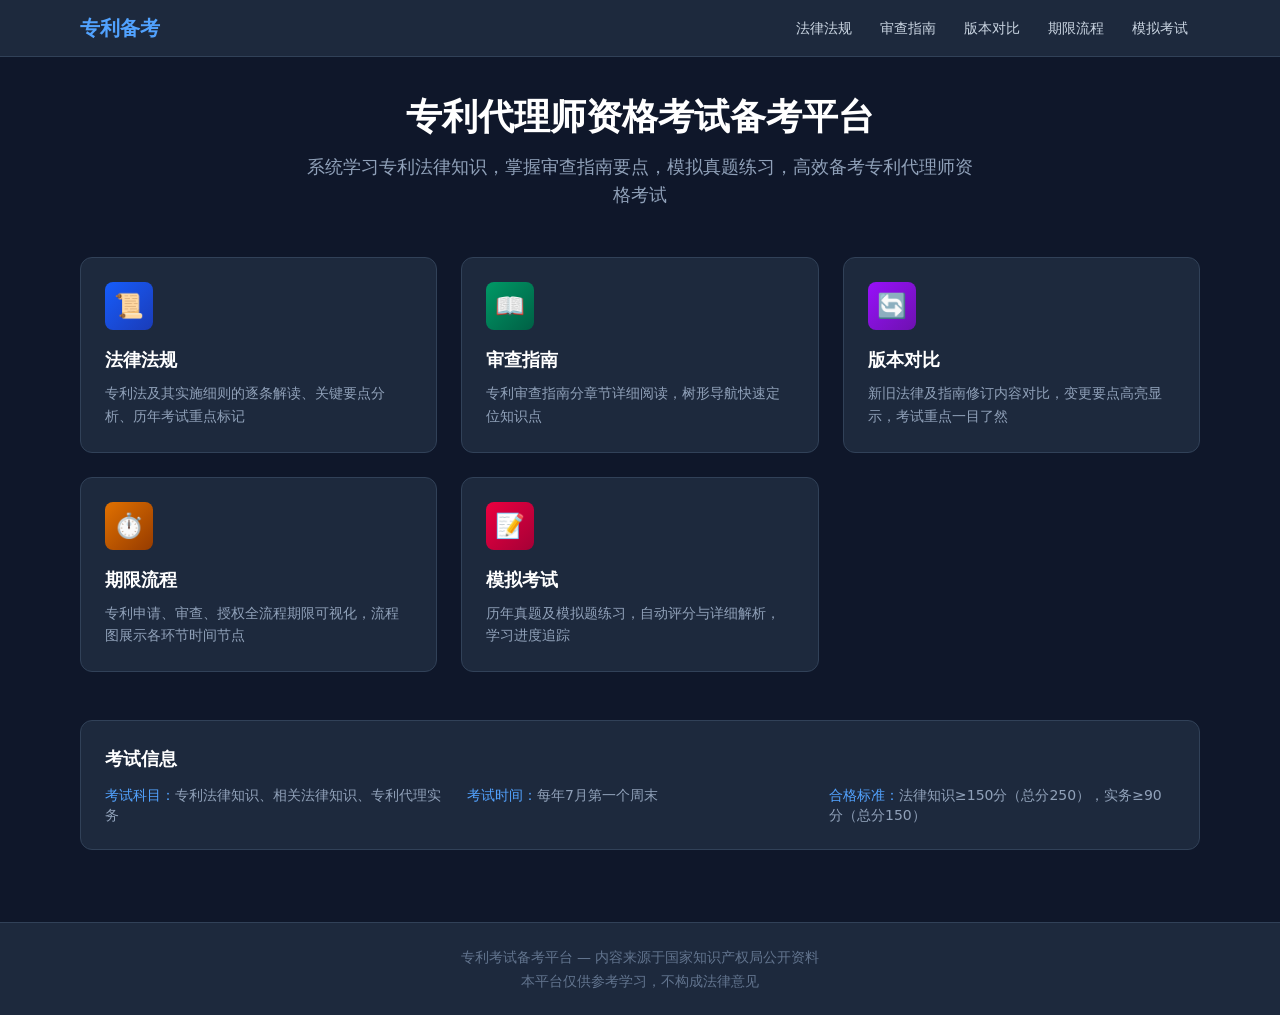
<file: index.html>
<!doctype html>
<html lang="zh-CN">
  <head>
    <meta charset="UTF-8" />
    <link rel="icon" type="image/svg+xml" href="./favicon.svg" />
    <meta name="viewport" content="width=device-width, initial-scale=1.0" />
    <title>专利考试备考 — 专利代理师资格考试学习平台</title>
    <!-- Google tag (gtag.js) -->
    <script async src="https://www.googletagmanager.com/gtag/js?id=G-4MYMC0JDFY"></script>
    <script>
      window.dataLayer = window.dataLayer || [];
      function gtag(){dataLayer.push(arguments);}
      gtag('js', new Date());
      gtag('config', 'G-4MYMC0JDFY');
    </script>
    <script type="module" crossorigin src="./assets/index-KTCjspS8.js"></script>
    <link rel="stylesheet" crossorigin href="./assets/index-C9dnoXWn.css">
  </head>
  <body>
    <div id="root"></div>
  </body>
</html>
</file>
<file: assets/index-C9dnoXWn.css>
/*! tailwindcss v4.3.0 | MIT License | https://tailwindcss.com */
@layer properties{@supports (((-webkit-hyphens:none)) and (not (margin-trim:inline))) or ((-moz-orient:inline) and (not (color:rgb(from red r g b)))){*,:before,:after,::backdrop{--tw-rotate-x:initial;--tw-rotate-y:initial;--tw-rotate-z:initial;--tw-skew-x:initial;--tw-skew-y:initial;--tw-space-y-reverse:0;--tw-border-style:solid;--tw-gradient-position:initial;--tw-gradient-from:#0000;--tw-gradient-via:#0000;--tw-gradient-to:#0000;--tw-gradient-stops:initial;--tw-gradient-via-stops:initial;--tw-gradient-from-position:0%;--tw-gradient-via-position:50%;--tw-gradient-to-position:100%;--tw-leading:initial;--tw-font-weight:initial;--tw-shadow:0 0 #0000;--tw-shadow-color:initial;--tw-shadow-alpha:100%;--tw-inset-shadow:0 0 #0000;--tw-inset-shadow-color:initial;--tw-inset-shadow-alpha:100%;--tw-ring-color:initial;--tw-ring-shadow:0 0 #0000;--tw-inset-ring-color:initial;--tw-inset-ring-shadow:0 0 #0000;--tw-ring-inset:initial;--tw-ring-offset-width:0px;--tw-ring-offset-color:#fff;--tw-ring-offset-shadow:0 0 #0000;--tw-blur:initial;--tw-brightness:initial;--tw-contrast:initial;--tw-grayscale:initial;--tw-hue-rotate:initial;--tw-invert:initial;--tw-opacity:initial;--tw-saturate:initial;--tw-sepia:initial;--tw-drop-shadow:initial;--tw-drop-shadow-color:initial;--tw-drop-shadow-alpha:100%;--tw-drop-shadow-size:initial;--tw-duration:initial;--tw-translate-x:0;--tw-translate-y:0;--tw-translate-z:0}}}@layer theme{:root,:host{--font-sans:ui-sans-serif, system-ui, sans-serif, "Apple Color Emoji", "Segoe UI Emoji", "Segoe UI Symbol", "Noto Color Emoji";--font-mono:ui-monospace, SFMono-Regular, Menlo, Monaco, Consolas, "Liberation Mono", "Courier New", monospace;--color-red-400:oklch(70.4% .191 22.216);--color-red-500:oklch(63.7% .237 25.331);--color-red-700:oklch(50.5% .213 27.518);--color-red-900:oklch(39.6% .141 25.723);--color-amber-200:oklch(92.4% .12 95.746);--color-amber-400:oklch(82.8% .189 84.429);--color-amber-600:oklch(66.6% .179 58.318);--color-amber-700:oklch(55.5% .163 48.998);--color-amber-800:oklch(47.3% .137 46.201);--color-amber-900:oklch(41.4% .112 45.904);--color-yellow-400:oklch(85.2% .199 91.936);--color-yellow-500:oklch(79.5% .184 86.047);--color-yellow-700:oklch(55.4% .135 66.442);--color-yellow-900:oklch(42.1% .095 57.708);--color-green-400:oklch(79.2% .209 151.711);--color-green-500:oklch(72.3% .219 149.579);--color-green-700:oklch(52.7% .154 150.069);--color-green-900:oklch(39.3% .095 152.535);--color-emerald-400:oklch(76.5% .177 163.223);--color-emerald-600:oklch(59.6% .145 163.225);--color-emerald-700:oklch(50.8% .118 165.612);--color-emerald-800:oklch(43.2% .095 166.913);--color-emerald-900:oklch(37.8% .077 168.94);--color-blue-300:oklch(80.9% .105 251.813);--color-blue-400:oklch(70.7% .165 254.624);--color-blue-500:oklch(62.3% .214 259.815);--color-blue-600:oklch(54.6% .245 262.881);--color-blue-700:oklch(48.8% .243 264.376);--color-blue-800:oklch(42.4% .199 265.638);--color-blue-900:oklch(37.9% .146 265.522);--color-purple-600:oklch(55.8% .288 302.321);--color-purple-800:oklch(43.8% .218 303.724);--color-rose-400:oklch(71.2% .194 13.428);--color-rose-500:oklch(64.5% .246 16.439);--color-rose-600:oklch(58.6% .253 17.585);--color-rose-700:oklch(51.4% .222 16.935);--color-rose-800:oklch(45.5% .188 13.697);--color-rose-900:oklch(41% .159 10.272);--color-slate-300:oklch(86.9% .022 252.894);--color-slate-400:oklch(70.4% .04 256.788);--color-slate-500:oklch(55.4% .046 257.417);--color-slate-600:oklch(44.6% .043 257.281);--color-slate-700:oklch(37.2% .044 257.287);--color-slate-800:oklch(27.9% .041 260.031);--color-slate-900:oklch(20.8% .042 265.755);--color-white:#fff;--spacing:.25rem;--container-2xl:42rem;--container-4xl:56rem;--container-5xl:64rem;--container-6xl:72rem;--text-xs:.75rem;--text-xs--line-height:calc(1 / .75);--text-sm:.875rem;--text-sm--line-height:calc(1.25 / .875);--text-base:1rem;--text-base--line-height:calc(1.5 / 1);--text-lg:1.125rem;--text-lg--line-height:calc(1.75 / 1.125);--text-xl:1.25rem;--text-xl--line-height:calc(1.75 / 1.25);--text-2xl:1.5rem;--text-2xl--line-height:calc(2 / 1.5);--text-3xl:1.875rem;--text-3xl--line-height:calc(2.25 / 1.875);--text-4xl:2.25rem;--text-4xl--line-height:calc(2.5 / 2.25);--text-6xl:3.75rem;--text-6xl--line-height:1;--font-weight-normal:400;--font-weight-medium:500;--font-weight-semibold:600;--font-weight-bold:700;--leading-relaxed:1.625;--radius-lg:.5rem;--radius-xl:.75rem;--animate-spin:spin 1s linear infinite;--default-transition-duration:.15s;--default-transition-timing-function:cubic-bezier(.4, 0, .2, 1);--default-font-family:var(--font-sans);--default-mono-font-family:var(--font-mono)}}@layer base{*,:after,:before,::backdrop{box-sizing:border-box;border:0 solid;margin:0;padding:0}::file-selector-button{box-sizing:border-box;border:0 solid;margin:0;padding:0}html,:host{-webkit-text-size-adjust:100%;tab-size:4;line-height:1.5;font-family:var(--default-font-family,ui-sans-serif, system-ui, sans-serif, "Apple Color Emoji", "Segoe UI Emoji", "Segoe UI Symbol", "Noto Color Emoji");font-feature-settings:var(--default-font-feature-settings,normal);font-variation-settings:var(--default-font-variation-settings,normal);-webkit-tap-highlight-color:transparent}hr{height:0;color:inherit;border-top-width:1px}abbr:where([title]){-webkit-text-decoration:underline dotted;text-decoration:underline dotted}h1,h2,h3,h4,h5,h6{font-size:inherit;font-weight:inherit}a{color:inherit;-webkit-text-decoration:inherit;-webkit-text-decoration:inherit;-webkit-text-decoration:inherit;-webkit-text-decoration:inherit;text-decoration:inherit}b,strong{font-weight:bolder}code,kbd,samp,pre{font-family:var(--default-mono-font-family,ui-monospace, SFMono-Regular, Menlo, Monaco, Consolas, "Liberation Mono", "Courier New", monospace);font-feature-settings:var(--default-mono-font-feature-settings,normal);font-variation-settings:var(--default-mono-font-variation-settings,normal);font-size:1em}small{font-size:80%}sub,sup{vertical-align:baseline;font-size:75%;line-height:0;position:relative}sub{bottom:-.25em}sup{top:-.5em}table{text-indent:0;border-color:inherit;border-collapse:collapse}:-moz-focusring{outline:auto}progress{vertical-align:baseline}summary{display:list-item}ol,ul,menu{list-style:none}img,svg,video,canvas,audio,iframe,embed,object{vertical-align:middle;display:block}img,video{max-width:100%;height:auto}button,input,select,optgroup,textarea{font:inherit;font-feature-settings:inherit;font-variation-settings:inherit;letter-spacing:inherit;color:inherit;opacity:1;background-color:#0000;border-radius:0}::file-selector-button{font:inherit;font-feature-settings:inherit;font-variation-settings:inherit;letter-spacing:inherit;color:inherit;opacity:1;background-color:#0000;border-radius:0}:where(select:is([multiple],[size])) optgroup{font-weight:bolder}:where(select:is([multiple],[size])) optgroup option{padding-inline-start:20px}::file-selector-button{margin-inline-end:4px}::placeholder{opacity:1}@supports (not ((-webkit-appearance:-apple-pay-button))) or (contain-intrinsic-size:1px){::placeholder{color:currentColor}@supports (color:color-mix(in lab, red, red)){::placeholder{color:color-mix(in oklab, currentcolor 50%, transparent)}}}textarea{resize:vertical}::-webkit-search-decoration{-webkit-appearance:none}::-webkit-date-and-time-value{min-height:1lh;text-align:inherit}::-webkit-datetime-edit{display:inline-flex}::-webkit-datetime-edit-fields-wrapper{padding:0}::-webkit-datetime-edit{padding-block:0}::-webkit-datetime-edit-year-field{padding-block:0}::-webkit-datetime-edit-month-field{padding-block:0}::-webkit-datetime-edit-day-field{padding-block:0}::-webkit-datetime-edit-hour-field{padding-block:0}::-webkit-datetime-edit-minute-field{padding-block:0}::-webkit-datetime-edit-second-field{padding-block:0}::-webkit-datetime-edit-millisecond-field{padding-block:0}::-webkit-datetime-edit-meridiem-field{padding-block:0}::-webkit-calendar-picker-indicator{line-height:1}:-moz-ui-invalid{box-shadow:none}button,input:where([type=button],[type=reset],[type=submit]){appearance:button}::file-selector-button{appearance:button}::-webkit-inner-spin-button{height:auto}::-webkit-outer-spin-button{height:auto}[hidden]:where(:not([hidden=until-found])){display:none!important}body{color:#e2e8f0;background-color:#0f172a;font-family:PingFang SC,Microsoft YaHei,Hiragino Sans GB,system-ui,sans-serif}::-webkit-scrollbar{width:6px}::-webkit-scrollbar-track{background:#1e293b}::-webkit-scrollbar-thumb{background:#475569;border-radius:3px}}@layer components;@layer utilities{.absolute{position:absolute}.relative{position:relative}.sticky{position:sticky}.top-0{top:calc(var(--spacing) * 0)}.top-5{top:calc(var(--spacing) * 5)}.top-20{top:calc(var(--spacing) * 20)}.bottom-0{bottom:calc(var(--spacing) * 0)}.-left-10{left:calc(var(--spacing) * -10)}.left-6{left:calc(var(--spacing) * 6)}.z-50{z-index:50}.mx-auto{margin-inline:auto}.mt-1{margin-top:calc(var(--spacing) * 1)}.mt-2{margin-top:calc(var(--spacing) * 2)}.mt-3{margin-top:calc(var(--spacing) * 3)}.mt-4{margin-top:calc(var(--spacing) * 4)}.mt-6{margin-top:calc(var(--spacing) * 6)}.mt-8{margin-top:calc(var(--spacing) * 8)}.mt-12{margin-top:calc(var(--spacing) * 12)}.mr-2{margin-right:calc(var(--spacing) * 2)}.mb-1{margin-bottom:calc(var(--spacing) * 1)}.mb-2{margin-bottom:calc(var(--spacing) * 2)}.mb-3{margin-bottom:calc(var(--spacing) * 3)}.mb-4{margin-bottom:calc(var(--spacing) * 4)}.mb-6{margin-bottom:calc(var(--spacing) * 6)}.mb-8{margin-bottom:calc(var(--spacing) * 8)}.mb-12{margin-bottom:calc(var(--spacing) * 12)}.ml-2{margin-left:calc(var(--spacing) * 2)}.ml-3{margin-left:calc(var(--spacing) * 3)}.ml-auto{margin-left:auto}.block{display:block}.contents{display:contents}.flex{display:flex}.grid{display:grid}.hidden{display:none}.inline-flex{display:inline-flex}.h-2{height:calc(var(--spacing) * 2)}.h-3{height:calc(var(--spacing) * 3)}.h-4{height:calc(var(--spacing) * 4)}.h-8{height:calc(var(--spacing) * 8)}.h-9{height:calc(var(--spacing) * 9)}.h-10{height:calc(var(--spacing) * 10)}.h-12{height:calc(var(--spacing) * 12)}.h-14{height:calc(var(--spacing) * 14)}.h-full{height:100%}.min-h-\[60vh\]{min-height:60vh}.min-h-screen{min-height:100vh}.w-0\.5{width:calc(var(--spacing) * .5)}.w-3{width:calc(var(--spacing) * 3)}.w-4{width:calc(var(--spacing) * 4)}.w-8{width:calc(var(--spacing) * 8)}.w-9{width:calc(var(--spacing) * 9)}.w-10{width:calc(var(--spacing) * 10)}.w-12{width:calc(var(--spacing) * 12)}.w-56{width:calc(var(--spacing) * 56)}.w-full{width:100%}.max-w-2xl{max-width:var(--container-2xl)}.max-w-4xl{max-width:var(--container-4xl)}.max-w-5xl{max-width:var(--container-5xl)}.max-w-6xl{max-width:var(--container-6xl)}.min-w-0{min-width:calc(var(--spacing) * 0)}.flex-1{flex:1}.flex-shrink-0{flex-shrink:0}.transform{transform:var(--tw-rotate-x,) var(--tw-rotate-y,) var(--tw-rotate-z,) var(--tw-skew-x,) var(--tw-skew-y,)}.animate-spin{animation:var(--animate-spin)}.grid-cols-1{grid-template-columns:repeat(1,minmax(0,1fr))}.grid-cols-2{grid-template-columns:repeat(2,minmax(0,1fr))}.grid-cols-5{grid-template-columns:repeat(5,minmax(0,1fr))}.flex-col{flex-direction:column}.flex-wrap{flex-wrap:wrap}.items-center{align-items:center}.items-start{align-items:flex-start}.justify-between{justify-content:space-between}.justify-center{justify-content:center}.gap-1{gap:calc(var(--spacing) * 1)}.gap-1\.5{gap:calc(var(--spacing) * 1.5)}.gap-2{gap:calc(var(--spacing) * 2)}.gap-3{gap:calc(var(--spacing) * 3)}.gap-4{gap:calc(var(--spacing) * 4)}.gap-6{gap:calc(var(--spacing) * 6)}.gap-8{gap:calc(var(--spacing) * 8)}:where(.space-y-1>:not(:last-child)){--tw-space-y-reverse:0;margin-block-start:calc(calc(var(--spacing) * 1) * var(--tw-space-y-reverse));margin-block-end:calc(calc(var(--spacing) * 1) * calc(1 - var(--tw-space-y-reverse)))}:where(.space-y-2>:not(:last-child)){--tw-space-y-reverse:0;margin-block-start:calc(calc(var(--spacing) * 2) * var(--tw-space-y-reverse));margin-block-end:calc(calc(var(--spacing) * 2) * calc(1 - var(--tw-space-y-reverse)))}:where(.space-y-3>:not(:last-child)){--tw-space-y-reverse:0;margin-block-start:calc(calc(var(--spacing) * 3) * var(--tw-space-y-reverse));margin-block-end:calc(calc(var(--spacing) * 3) * calc(1 - var(--tw-space-y-reverse)))}:where(.space-y-4>:not(:last-child)){--tw-space-y-reverse:0;margin-block-start:calc(calc(var(--spacing) * 4) * var(--tw-space-y-reverse));margin-block-end:calc(calc(var(--spacing) * 4) * calc(1 - var(--tw-space-y-reverse)))}:where(.space-y-5>:not(:last-child)){--tw-space-y-reverse:0;margin-block-start:calc(calc(var(--spacing) * 5) * var(--tw-space-y-reverse));margin-block-end:calc(calc(var(--spacing) * 5) * calc(1 - var(--tw-space-y-reverse)))}.overflow-x-auto{overflow-x:auto}.rounded{border-radius:.25rem}.rounded-full{border-radius:3.40282e38px}.rounded-lg{border-radius:var(--radius-lg)}.rounded-xl{border-radius:var(--radius-xl)}.border{border-style:var(--tw-border-style);border-width:1px}.border-2{border-style:var(--tw-border-style);border-width:2px}.border-4{border-style:var(--tw-border-style);border-width:4px}.border-t{border-top-style:var(--tw-border-style);border-top-width:1px}.border-b{border-bottom-style:var(--tw-border-style);border-bottom-width:1px}.border-l-4{border-left-style:var(--tw-border-style);border-left-width:4px}.border-amber-700\/30{border-color:#b750004d}@supports (color:color-mix(in lab, red, red)){.border-amber-700\/30{border-color:color-mix(in oklab, var(--color-amber-700) 30%, transparent)}}.border-blue-500{border-color:var(--color-blue-500)}.border-blue-700{border-color:var(--color-blue-700)}.border-emerald-700\/50{border-color:#00795680}@supports (color:color-mix(in lab, red, red)){.border-emerald-700\/50{border-color:color-mix(in oklab, var(--color-emerald-700) 50%, transparent)}}.border-green-700{border-color:var(--color-green-700)}.border-red-700{border-color:var(--color-red-700)}.border-rose-700\/50{border-color:#c2003980}@supports (color:color-mix(in lab, red, red)){.border-rose-700\/50{border-color:color-mix(in oklab, var(--color-rose-700) 50%, transparent)}}.border-slate-700{border-color:var(--color-slate-700)}.border-slate-700\/50{border-color:#31415880}@supports (color:color-mix(in lab, red, red)){.border-slate-700\/50{border-color:color-mix(in oklab, var(--color-slate-700) 50%, transparent)}}.border-slate-800{border-color:var(--color-slate-800)}.border-yellow-700{border-color:var(--color-yellow-700)}.border-t-transparent{border-top-color:#0000}.border-l-green-500{border-left-color:var(--color-green-500)}.border-l-red-500{border-left-color:var(--color-red-500)}.border-l-yellow-500{border-left-color:var(--color-yellow-500)}.bg-amber-900\/20{background-color:#7b330633}@supports (color:color-mix(in lab, red, red)){.bg-amber-900\/20{background-color:color-mix(in oklab, var(--color-amber-900) 20%, transparent)}}.bg-amber-900\/50{background-color:#7b330680}@supports (color:color-mix(in lab, red, red)){.bg-amber-900\/50{background-color:color-mix(in oklab, var(--color-amber-900) 50%, transparent)}}.bg-blue-500{background-color:var(--color-blue-500)}.bg-blue-600{background-color:var(--color-blue-600)}.bg-blue-900\/30{background-color:#1c398e4d}@supports (color:color-mix(in lab, red, red)){.bg-blue-900\/30{background-color:color-mix(in oklab, var(--color-blue-900) 30%, transparent)}}.bg-blue-900\/50{background-color:#1c398e80}@supports (color:color-mix(in lab, red, red)){.bg-blue-900\/50{background-color:color-mix(in oklab, var(--color-blue-900) 50%, transparent)}}.bg-emerald-700{background-color:var(--color-emerald-700)}.bg-emerald-900\/50{background-color:#004e3b80}@supports (color:color-mix(in lab, red, red)){.bg-emerald-900\/50{background-color:color-mix(in oklab, var(--color-emerald-900) 50%, transparent)}}.bg-green-900\/30{background-color:#0d542b4d}@supports (color:color-mix(in lab, red, red)){.bg-green-900\/30{background-color:color-mix(in oklab, var(--color-green-900) 30%, transparent)}}.bg-red-900\/30{background-color:#82181a4d}@supports (color:color-mix(in lab, red, red)){.bg-red-900\/30{background-color:color-mix(in oklab, var(--color-red-900) 30%, transparent)}}.bg-red-900\/50{background-color:#82181a80}@supports (color:color-mix(in lab, red, red)){.bg-red-900\/50{background-color:color-mix(in oklab, var(--color-red-900) 50%, transparent)}}.bg-rose-600{background-color:var(--color-rose-600)}.bg-rose-900\/50{background-color:#8b083680}@supports (color:color-mix(in lab, red, red)){.bg-rose-900\/50{background-color:color-mix(in oklab, var(--color-rose-900) 50%, transparent)}}.bg-slate-700{background-color:var(--color-slate-700)}.bg-slate-700\/50{background-color:#31415880}@supports (color:color-mix(in lab, red, red)){.bg-slate-700\/50{background-color:color-mix(in oklab, var(--color-slate-700) 50%, transparent)}}.bg-slate-800{background-color:var(--color-slate-800)}.bg-slate-900{background-color:var(--color-slate-900)}.bg-yellow-900\/30{background-color:#733e0a4d}@supports (color:color-mix(in lab, red, red)){.bg-yellow-900\/30{background-color:color-mix(in oklab, var(--color-yellow-900) 30%, transparent)}}.bg-gradient-to-br{--tw-gradient-position:to bottom right in oklab;background-image:linear-gradient(var(--tw-gradient-stops))}.from-amber-600{--tw-gradient-from:var(--color-amber-600);--tw-gradient-stops:var(--tw-gradient-via-stops,var(--tw-gradient-position), var(--tw-gradient-from) var(--tw-gradient-from-position), var(--tw-gradient-to) var(--tw-gradient-to-position))}.from-blue-600{--tw-gradient-from:var(--color-blue-600);--tw-gradient-stops:var(--tw-gradient-via-stops,var(--tw-gradient-position), var(--tw-gradient-from) var(--tw-gradient-from-position), var(--tw-gradient-to) var(--tw-gradient-to-position))}.from-emerald-600{--tw-gradient-from:var(--color-emerald-600);--tw-gradient-stops:var(--tw-gradient-via-stops,var(--tw-gradient-position), var(--tw-gradient-from) var(--tw-gradient-from-position), var(--tw-gradient-to) var(--tw-gradient-to-position))}.from-purple-600{--tw-gradient-from:var(--color-purple-600);--tw-gradient-stops:var(--tw-gradient-via-stops,var(--tw-gradient-position), var(--tw-gradient-from) var(--tw-gradient-from-position), var(--tw-gradient-to) var(--tw-gradient-to-position))}.from-rose-600{--tw-gradient-from:var(--color-rose-600);--tw-gradient-stops:var(--tw-gradient-via-stops,var(--tw-gradient-position), var(--tw-gradient-from) var(--tw-gradient-from-position), var(--tw-gradient-to) var(--tw-gradient-to-position))}.to-amber-800{--tw-gradient-to:var(--color-amber-800);--tw-gradient-stops:var(--tw-gradient-via-stops,var(--tw-gradient-position), var(--tw-gradient-from) var(--tw-gradient-from-position), var(--tw-gradient-to) var(--tw-gradient-to-position))}.to-blue-800{--tw-gradient-to:var(--color-blue-800);--tw-gradient-stops:var(--tw-gradient-via-stops,var(--tw-gradient-position), var(--tw-gradient-from) var(--tw-gradient-from-position), var(--tw-gradient-to) var(--tw-gradient-to-position))}.to-emerald-800{--tw-gradient-to:var(--color-emerald-800);--tw-gradient-stops:var(--tw-gradient-via-stops,var(--tw-gradient-position), var(--tw-gradient-from) var(--tw-gradient-from-position), var(--tw-gradient-to) var(--tw-gradient-to-position))}.to-purple-800{--tw-gradient-to:var(--color-purple-800);--tw-gradient-stops:var(--tw-gradient-via-stops,var(--tw-gradient-position), var(--tw-gradient-from) var(--tw-gradient-from-position), var(--tw-gradient-to) var(--tw-gradient-to-position))}.to-rose-800{--tw-gradient-to:var(--color-rose-800);--tw-gradient-stops:var(--tw-gradient-via-stops,var(--tw-gradient-position), var(--tw-gradient-from) var(--tw-gradient-from-position), var(--tw-gradient-to) var(--tw-gradient-to-position))}.p-4{padding:calc(var(--spacing) * 4)}.p-5{padding:calc(var(--spacing) * 5)}.p-6{padding:calc(var(--spacing) * 6)}.p-8{padding:calc(var(--spacing) * 8)}.px-2{padding-inline:calc(var(--spacing) * 2)}.px-3{padding-inline:calc(var(--spacing) * 3)}.px-4{padding-inline:calc(var(--spacing) * 4)}.px-6{padding-inline:calc(var(--spacing) * 6)}.px-8{padding-inline:calc(var(--spacing) * 8)}.py-0\.5{padding-block:calc(var(--spacing) * .5)}.py-1{padding-block:calc(var(--spacing) * 1)}.py-1\.5{padding-block:calc(var(--spacing) * 1.5)}.py-2{padding-block:calc(var(--spacing) * 2)}.py-3{padding-block:calc(var(--spacing) * 3)}.py-6{padding-block:calc(var(--spacing) * 6)}.py-12{padding-block:calc(var(--spacing) * 12)}.py-20{padding-block:calc(var(--spacing) * 20)}.pt-3{padding-top:calc(var(--spacing) * 3)}.pt-4{padding-top:calc(var(--spacing) * 4)}.text-center{text-align:center}.text-left{text-align:left}.text-right{text-align:right}.font-mono{font-family:var(--font-mono)}.text-2xl{font-size:var(--text-2xl);line-height:var(--tw-leading,var(--text-2xl--line-height))}.text-3xl{font-size:var(--text-3xl);line-height:var(--tw-leading,var(--text-3xl--line-height))}.text-6xl{font-size:var(--text-6xl);line-height:var(--tw-leading,var(--text-6xl--line-height))}.text-base{font-size:var(--text-base);line-height:var(--tw-leading,var(--text-base--line-height))}.text-lg{font-size:var(--text-lg);line-height:var(--tw-leading,var(--text-lg--line-height))}.text-sm{font-size:var(--text-sm);line-height:var(--tw-leading,var(--text-sm--line-height))}.text-xl{font-size:var(--text-xl);line-height:var(--tw-leading,var(--text-xl--line-height))}.text-xs{font-size:var(--text-xs);line-height:var(--tw-leading,var(--text-xs--line-height))}.text-\[8px\]{font-size:8px}.leading-relaxed{--tw-leading:var(--leading-relaxed);line-height:var(--leading-relaxed)}.font-bold{--tw-font-weight:var(--font-weight-bold);font-weight:var(--font-weight-bold)}.font-medium{--tw-font-weight:var(--font-weight-medium);font-weight:var(--font-weight-medium)}.font-normal{--tw-font-weight:var(--font-weight-normal);font-weight:var(--font-weight-normal)}.font-semibold{--tw-font-weight:var(--font-weight-semibold);font-weight:var(--font-weight-semibold)}.whitespace-pre-line{white-space:pre-line}.text-amber-200{color:var(--color-amber-200)}.text-amber-400{color:var(--color-amber-400)}.text-blue-300{color:var(--color-blue-300)}.text-blue-400{color:var(--color-blue-400)}.text-emerald-400{color:var(--color-emerald-400)}.text-green-400{color:var(--color-green-400)}.text-red-400{color:var(--color-red-400)}.text-rose-400{color:var(--color-rose-400)}.text-slate-300{color:var(--color-slate-300)}.text-slate-400{color:var(--color-slate-400)}.text-slate-500{color:var(--color-slate-500)}.text-slate-600{color:var(--color-slate-600)}.text-white{color:var(--color-white)}.text-yellow-400{color:var(--color-yellow-400)}.uppercase{text-transform:uppercase}.no-underline{text-decoration-line:none}.ring-2{--tw-ring-shadow:var(--tw-ring-inset,) 0 0 0 calc(2px + var(--tw-ring-offset-width)) var(--tw-ring-color,currentcolor);box-shadow:var(--tw-inset-shadow), var(--tw-inset-ring-shadow), var(--tw-ring-offset-shadow), var(--tw-ring-shadow), var(--tw-shadow)}.ring-blue-400{--tw-ring-color:var(--color-blue-400)}.filter{filter:var(--tw-blur,) var(--tw-brightness,) var(--tw-contrast,) var(--tw-grayscale,) var(--tw-hue-rotate,) var(--tw-invert,) var(--tw-saturate,) var(--tw-sepia,) var(--tw-drop-shadow,)}.transition-all{transition-property:all;transition-timing-function:var(--tw-ease,var(--default-transition-timing-function));transition-duration:var(--tw-duration,var(--default-transition-duration))}.transition-colors{transition-property:color,background-color,border-color,outline-color,text-decoration-color,fill,stroke,--tw-gradient-from,--tw-gradient-via,--tw-gradient-to;transition-timing-function:var(--tw-ease,var(--default-transition-timing-function));transition-duration:var(--tw-duration,var(--default-transition-duration))}.duration-300{--tw-duration:.3s;transition-duration:.3s}@media (hover:hover){.group-hover\:text-blue-400:is(:where(.group):hover *){color:var(--color-blue-400)}.hover\:-translate-y-1:hover{--tw-translate-y:calc(var(--spacing) * -1);translate:var(--tw-translate-x) var(--tw-translate-y)}.hover\:border-blue-500:hover{border-color:var(--color-blue-500)}.hover\:border-slate-500:hover{border-color:var(--color-slate-500)}.hover\:bg-blue-500:hover{background-color:var(--color-blue-500)}.hover\:bg-blue-600:hover{background-color:var(--color-blue-600)}.hover\:bg-blue-600\/30:hover{background-color:#155dfc4d}@supports (color:color-mix(in lab, red, red)){.hover\:bg-blue-600\/30:hover{background-color:color-mix(in oklab, var(--color-blue-600) 30%, transparent)}}.hover\:bg-rose-500:hover{background-color:var(--color-rose-500)}.hover\:bg-slate-600:hover{background-color:var(--color-slate-600)}.hover\:bg-slate-700:hover{background-color:var(--color-slate-700)}.hover\:text-blue-300:hover{color:var(--color-blue-300)}.hover\:text-white:hover{color:var(--color-white)}.hover\:underline:hover{text-decoration-line:underline}.hover\:shadow-lg:hover{--tw-shadow:0 10px 15px -3px var(--tw-shadow-color,#0000001a), 0 4px 6px -4px var(--tw-shadow-color,#0000001a);box-shadow:var(--tw-inset-shadow), var(--tw-inset-ring-shadow), var(--tw-ring-offset-shadow), var(--tw-ring-shadow), var(--tw-shadow)}.hover\:shadow-blue-900\/20:hover{--tw-shadow-color:#1c398e33}@supports (color:color-mix(in lab, red, red)){.hover\:shadow-blue-900\/20:hover{--tw-shadow-color:color-mix(in oklab, color-mix(in oklab, var(--color-blue-900) 20%, transparent) var(--tw-shadow-alpha), transparent)}}}.disabled\:cursor-not-allowed:disabled{cursor:not-allowed}.disabled\:opacity-30:disabled{opacity:.3}@media (width>=48rem){.md\:col-span-2{grid-column:span 2/span 2}.md\:ml-12{margin-left:calc(var(--spacing) * 12)}.md\:block{display:block}.md\:flex{display:flex}.md\:grid-cols-2{grid-template-columns:repeat(2,minmax(0,1fr))}.md\:grid-cols-3{grid-template-columns:repeat(3,minmax(0,1fr))}.md\:grid-cols-4{grid-template-columns:repeat(4,minmax(0,1fr))}.md\:text-4xl{font-size:var(--text-4xl);line-height:var(--tw-leading,var(--text-4xl--line-height))}}@media (width>=64rem){.lg\:block{display:block}.lg\:grid-cols-3{grid-template-columns:repeat(3,minmax(0,1fr))}}}@property --tw-rotate-x{syntax:"*";inherits:false}@property --tw-rotate-y{syntax:"*";inherits:false}@property --tw-rotate-z{syntax:"*";inherits:false}@property --tw-skew-x{syntax:"*";inherits:false}@property --tw-skew-y{syntax:"*";inherits:false}@property --tw-space-y-reverse{syntax:"*";inherits:false;initial-value:0}@property --tw-border-style{syntax:"*";inherits:false;initial-value:solid}@property --tw-gradient-position{syntax:"*";inherits:false}@property --tw-gradient-from{syntax:"<color>";inherits:false;initial-value:#0000}@property --tw-gradient-via{syntax:"<color>";inherits:false;initial-value:#0000}@property --tw-gradient-to{syntax:"<color>";inherits:false;initial-value:#0000}@property --tw-gradient-stops{syntax:"*";inherits:false}@property --tw-gradient-via-stops{syntax:"*";inherits:false}@property --tw-gradient-from-position{syntax:"<length-percentage>";inherits:false;initial-value:0%}@property --tw-gradient-via-position{syntax:"<length-percentage>";inherits:false;initial-value:50%}@property --tw-gradient-to-position{syntax:"<length-percentage>";inherits:false;initial-value:100%}@property --tw-leading{syntax:"*";inherits:false}@property --tw-font-weight{syntax:"*";inherits:false}@property --tw-shadow{syntax:"*";inherits:false;initial-value:0 0 #0000}@property --tw-shadow-color{syntax:"*";inherits:false}@property --tw-shadow-alpha{syntax:"<percentage>";inherits:false;initial-value:100%}@property --tw-inset-shadow{syntax:"*";inherits:false;initial-value:0 0 #0000}@property --tw-inset-shadow-color{syntax:"*";inherits:false}@property --tw-inset-shadow-alpha{syntax:"<percentage>";inherits:false;initial-value:100%}@property --tw-ring-color{syntax:"*";inherits:false}@property --tw-ring-shadow{syntax:"*";inherits:false;initial-value:0 0 #0000}@property --tw-inset-ring-color{syntax:"*";inherits:false}@property --tw-inset-ring-shadow{syntax:"*";inherits:false;initial-value:0 0 #0000}@property --tw-ring-inset{syntax:"*";inherits:false}@property --tw-ring-offset-width{syntax:"<length>";inherits:false;initial-value:0}@property --tw-ring-offset-color{syntax:"*";inherits:false;initial-value:#fff}@property --tw-ring-offset-shadow{syntax:"*";inherits:false;initial-value:0 0 #0000}@property --tw-blur{syntax:"*";inherits:false}@property --tw-brightness{syntax:"*";inherits:false}@property --tw-contrast{syntax:"*";inherits:false}@property --tw-grayscale{syntax:"*";inherits:false}@property --tw-hue-rotate{syntax:"*";inherits:false}@property --tw-invert{syntax:"*";inherits:false}@property --tw-opacity{syntax:"*";inherits:false}@property --tw-saturate{syntax:"*";inherits:false}@property --tw-sepia{syntax:"*";inherits:false}@property --tw-drop-shadow{syntax:"*";inherits:false}@property --tw-drop-shadow-color{syntax:"*";inherits:false}@property --tw-drop-shadow-alpha{syntax:"<percentage>";inherits:false;initial-value:100%}@property --tw-drop-shadow-size{syntax:"*";inherits:false}@property --tw-duration{syntax:"*";inherits:false}@property --tw-translate-x{syntax:"*";inherits:false;initial-value:0}@property --tw-translate-y{syntax:"*";inherits:false;initial-value:0}@property --tw-translate-z{syntax:"*";inherits:false;initial-value:0}@keyframes spin{to{transform:rotate(360deg)}}
</file>
